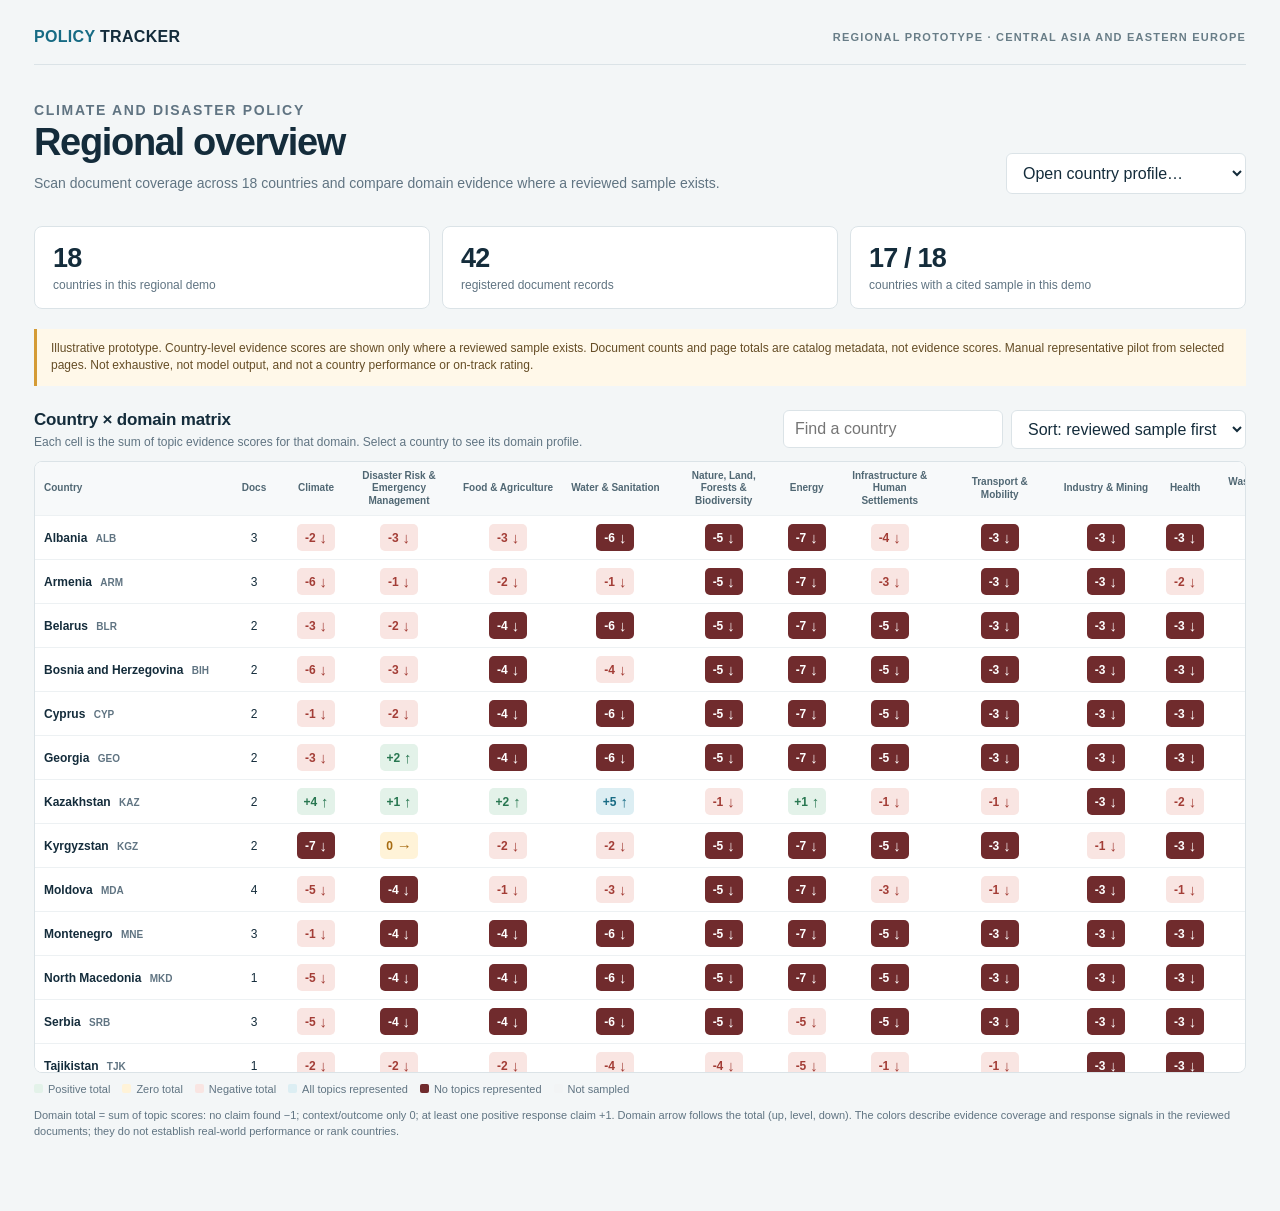
<file: design/prototype/regional-dashboard-demo.html>
<!doctype html>
<html lang="en">
<head>
  <meta charset="utf-8">
  <meta name="viewport" content="width=device-width, initial-scale=1">
  <meta name="color-scheme" content="light">
  <title>Regional policy tracker · Demo</title>
  <link rel="stylesheet" href="regional-dashboard-demo.css">
</head>
<body>
  <main id="app" class="app-shell" aria-live="polite">
    <div class="loading">Loading regional demo…</div>
  </main>
  <script src="regional-dashboard-demo.js" defer></script>
</body>
</html>
</file>
<file: design/prototype/regional-dashboard-demo.css>
:root{font-family:Inter,"Segoe UI",Arial,sans-serif;color:#142c3b;background:#f3f6f7;font-synthesis:none;text-rendering:optimizeLegibility;--ink:#142c3b;--muted:#607482;--line:#dbe3e7;--blue:#176b84;--pale:#e9f2f4;--green:#287751;--yellow:#a76b11;--red:#a33d36;--darkred:#702b2d;--navy:#183d59}
*{box-sizing:border-box}body{margin:0}.app-shell{max-width:1480px;margin:auto;padding:28px 34px 60px}.topline{display:flex;align-items:center;justify-content:space-between;border-bottom:1px solid var(--line);padding-bottom:18px}.brand{font-weight:750;letter-spacing:.02em}.brand span{color:var(--blue)}.demo-tag{font-size:11px;letter-spacing:.11em;font-weight:700;color:#687d87}.hero{display:flex;align-items:end;justify-content:space-between;gap:22px;padding:26px 0 18px}.eyebrow{margin:0 0 7px;color:var(--blue);font-size:11px;font-weight:750;letter-spacing:.12em;text-transform:uppercase}.hero h1{margin:0;font-size:clamp(25px,3vw,38px);letter-spacing:-.035em}.hero p{color:var(--muted);margin:9px 0 0;max-width:760px;line-height:1.5;font-size:14px}.country-select{min-width:240px;padding:10px 12px;border:1px solid var(--line);border-radius:6px;background:white;color:var(--ink);font:inherit}.metrics{display:grid;grid-template-columns:repeat(3,minmax(0,1fr));gap:12px;margin:14px 0 20px}.metric{background:white;border:1px solid var(--line);border-radius:8px;padding:16px 18px}.metric strong{display:block;font-size:27px;letter-spacing:-.03em}.metric span{display:block;margin-top:4px;color:var(--muted);font-size:12px}.notice{padding:11px 14px;background:#fff8e9;border-left:3px solid #d49b35;color:#654d26;font-size:12px;line-height:1.45;margin:14px 0 18px}.section-head{display:flex;justify-content:space-between;align-items:end;gap:18px;margin:24px 0 12px}.section-head h2{font-size:17px;margin:0;letter-spacing:-.01em}.section-head p{font-size:12px;color:var(--muted);margin:5px 0 0}.tools{display:flex;gap:8px;align-items:center}.search{padding:9px 11px;width:220px;border:1px solid var(--line);border-radius:6px;background:#fff;font:inherit}.button{background:white;border:1px solid var(--line);border-radius:6px;padding:9px 12px;color:var(--ink);font:inherit;cursor:pointer}.button:hover{border-color:#91aab4}.table-wrap{overflow:auto;border:1px solid var(--line);border-radius:8px;background:white;max-height:68vh}.matrix{border-collapse:separate;border-spacing:0;width:max-content;min-width:100%;font-size:12px}.matrix th,.matrix td{border-bottom:1px solid #edf1f3;padding:8px 9px;text-align:center;white-space:nowrap}.matrix thead th{position:sticky;top:0;z-index:2;background:#f7f9fa;color:#506773;font-size:10px;font-weight:700;max-width:110px;white-space:normal;line-height:1.25}.matrix th:first-child,.matrix td:first-child{position:sticky;left:0;text-align:left;z-index:1;background:white;min-width:185px}.matrix thead th:first-child{z-index:3;background:#f7f9fa}.matrix th.inventory,.matrix td.inventory{min-width:68px}.matrix tr:hover td{background:#f5fafb}.matrix tr:hover td:first-child{background:#f5fafb}.country-button{border:0;background:transparent;padding:0;text-align:left;color:var(--ink);font:inherit;cursor:pointer;font-weight:700}.country-button:hover{color:var(--blue);text-decoration:underline}.country-code{font-size:10px;color:var(--muted);margin-left:5px}.cell{display:inline-flex;align-items:center;justify-content:center;gap:4px;min-width:38px;height:27px;border-radius:5px;font-weight:750}.cell .arrow{font-size:15px;line-height:1}.positive{background:#e3f2e9;color:var(--green)}.neutral{background:#fff3d8;color:var(--yellow)}.negative{background:#f9e5e2;color:var(--red)}.covered{background:#dceef3;color:#176b84}.no-coverage{background:#702b2d;color:#fff}.unscored{background:#f2f4f5;color:#82919a}.legend{display:flex;flex-wrap:wrap;gap:12px;margin:10px 0 0;color:var(--muted);font-size:11px}.legend i{display:inline-block;width:9px;height:9px;border-radius:2px;margin-right:5px}.domain-layout{display:grid;grid-template-columns:minmax(0,1fr) 300px;gap:20px}.domain-list{display:grid;grid-template-columns:repeat(2,minmax(0,1fr));gap:8px}.domain-row{display:grid;grid-template-columns:minmax(120px,1fr) minmax(100px,1.2fr) 58px 24px;align-items:center;gap:10px;background:#fff;border:1px solid var(--line);border-radius:6px;padding:10px 12px;font-size:12px;cursor:pointer;text-align:left;color:var(--ink)}.domain-row:hover{border-color:#8aaeb9}.domain-row .name{font-weight:650;line-height:1.3}.bar{height:7px;background:#eef1f2;border-radius:5px;position:relative;overflow:hidden}.bar .fill{height:100%;position:absolute;top:0;border-radius:5px}.bar .zero{position:absolute;top:-2px;left:50%;height:11px;width:1px;background:#9cabb1}.score{font-variant-numeric:tabular-nums;text-align:right;font-weight:750}.domain-row .arrow{font-size:16px;text-align:center}.profile-side{background:#fff;border:1px solid var(--line);border-radius:8px;padding:16px;height:max-content}.profile-side h3{font-size:13px;margin:0 0 12px}.profile-side p{font-size:12px;color:var(--muted);line-height:1.5;margin:0 0 10px}.claim-list{display:grid;gap:8px}.claim-card{background:#fff;border:1px solid var(--line);border-radius:7px;padding:12px 14px}.claim-card p{margin:0;font-size:13px;line-height:1.45}.claim-card .meta{display:flex;justify-content:space-between;gap:12px;color:var(--muted);font-size:11px;margin-top:8px}.back-link{border:0;background:transparent;color:var(--blue);font:inherit;font-size:12px;cursor:pointer;padding:0;margin:4px 0 12px}.empty{padding:28px;text-align:center;color:var(--muted);font-size:13px}.footnote{color:var(--muted);font-size:11px;line-height:1.5;margin-top:12px}.loading{padding:50px;color:var(--muted)}
@media(max-width:850px){.app-shell{padding:18px 14px 40px}.hero{align-items:start;flex-direction:column}.country-select{width:100%}.domain-layout{grid-template-columns:1fr}.domain-list{grid-template-columns:1fr}.profile-side{order:-1}.metrics{grid-template-columns:1fr}.section-head{align-items:start;flex-direction:column}.tools{width:100%}.search{width:100%}}
</file>
